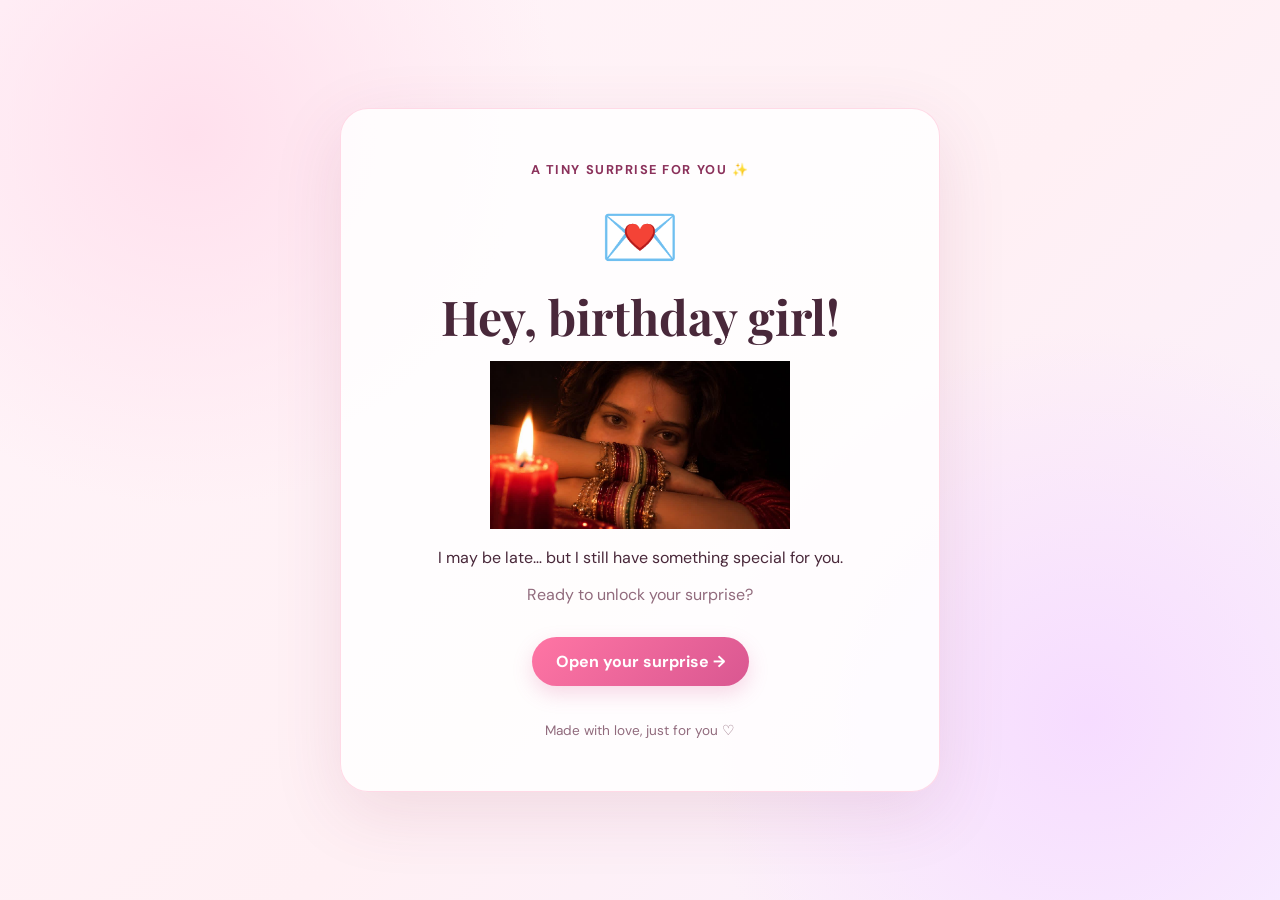
<file: index.html>
<!DOCTYPE html>
<html lang="en">
<head>
  <meta charset="UTF-8">
  <meta name="viewport" content="width=device-width, initial-scale=1.0">
  <title>A Little Surprise 💌</title>
  <link rel="stylesheet" href="style.css">
</head>
<body>
  <main class="card">
    <div class="eyebrow">A tiny surprise for you ✨</div>
    <div class="big-emoji float">💌</div>
    <h1>Hey, birthday girl!</h1>
    <img src="./image1.jpeg" alt="Our photo" style="width:100%; max-width:300px; height:auto;">
    <p>I may be late… but I still have something special for you.</p>
    <p class="soft">Ready to unlock your surprise?</p>
    <a class="btn" href="game.html">Open your surprise →</a>
    <div class="tiny">Made with love, just for you ♡</div>
  </main>
  <script src="script.js"></script>
</body>
</html>
</file>
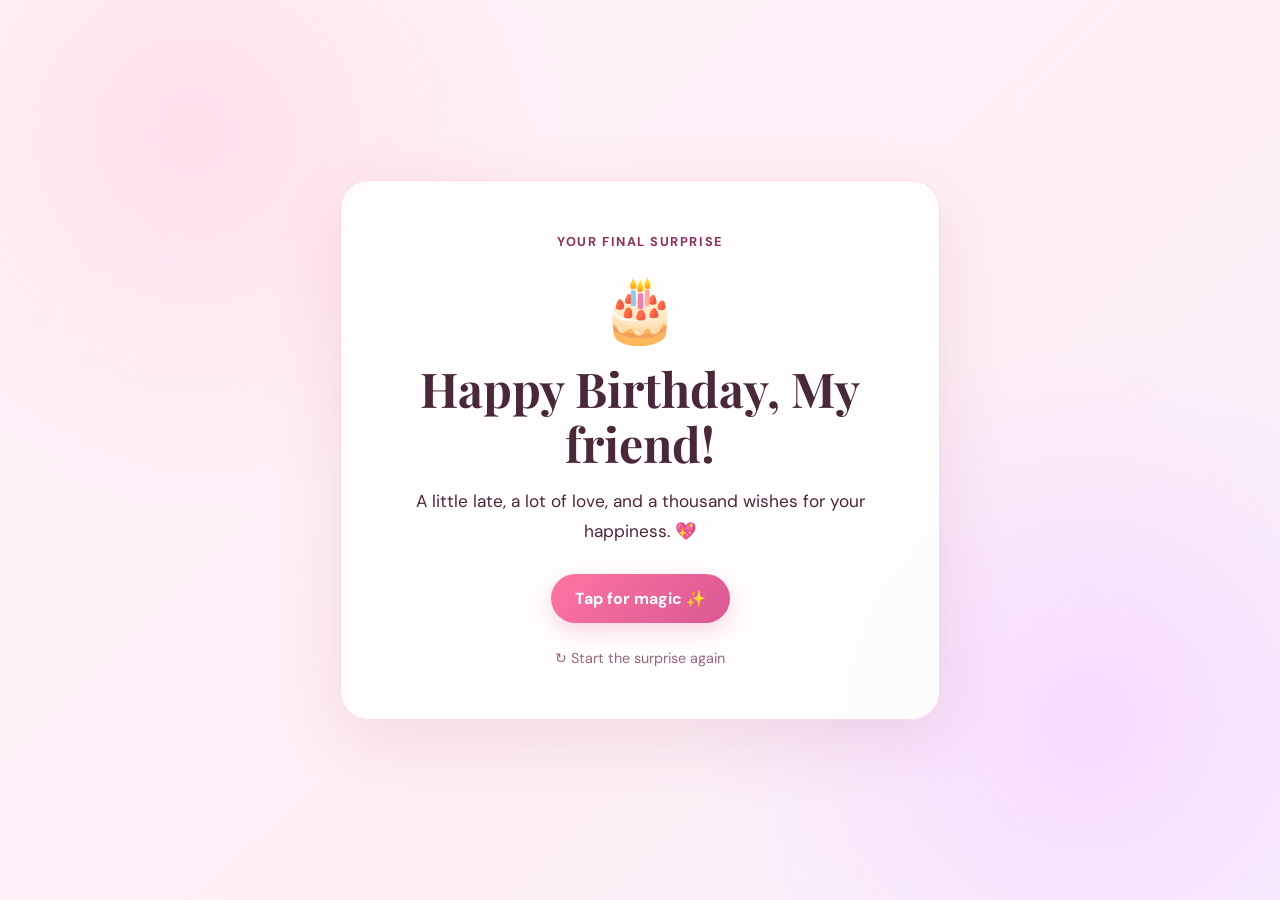
<file: final.html>
<!DOCTYPE html>
<html lang="en">
<head>
  <meta charset="UTF-8">
  <meta name="viewport" content="width=device-width, initial-scale=1.0">
  <title>Happy Birthday, friend 🎂</title>
  <link rel="stylesheet" href="style.css">
</head>
<body>
  <main class="card final-card">
    <div class="eyebrow">Your final surprise</div>
    <div class="big-emoji cake">🎂</div>
    <h1>Happy Birthday, My friend!</h1>
    <p class="final-message">A little late, a lot of love, and a thousand wishes for your happiness. 💖</p>
    <button class="btn" id="confettiBtn">Tap for magic ✨</button>
    <div id="magic" class="magic-message hidden">You are my favourite kind of forever. 🦋❤️</div>
    <a class="text-link" href="index.html">↻ Start the surprise again</a>
  </main>
  <div id="confetti" aria-hidden="true"></div>
  <script src="script.js"></script>
</body>
</html>
</file>
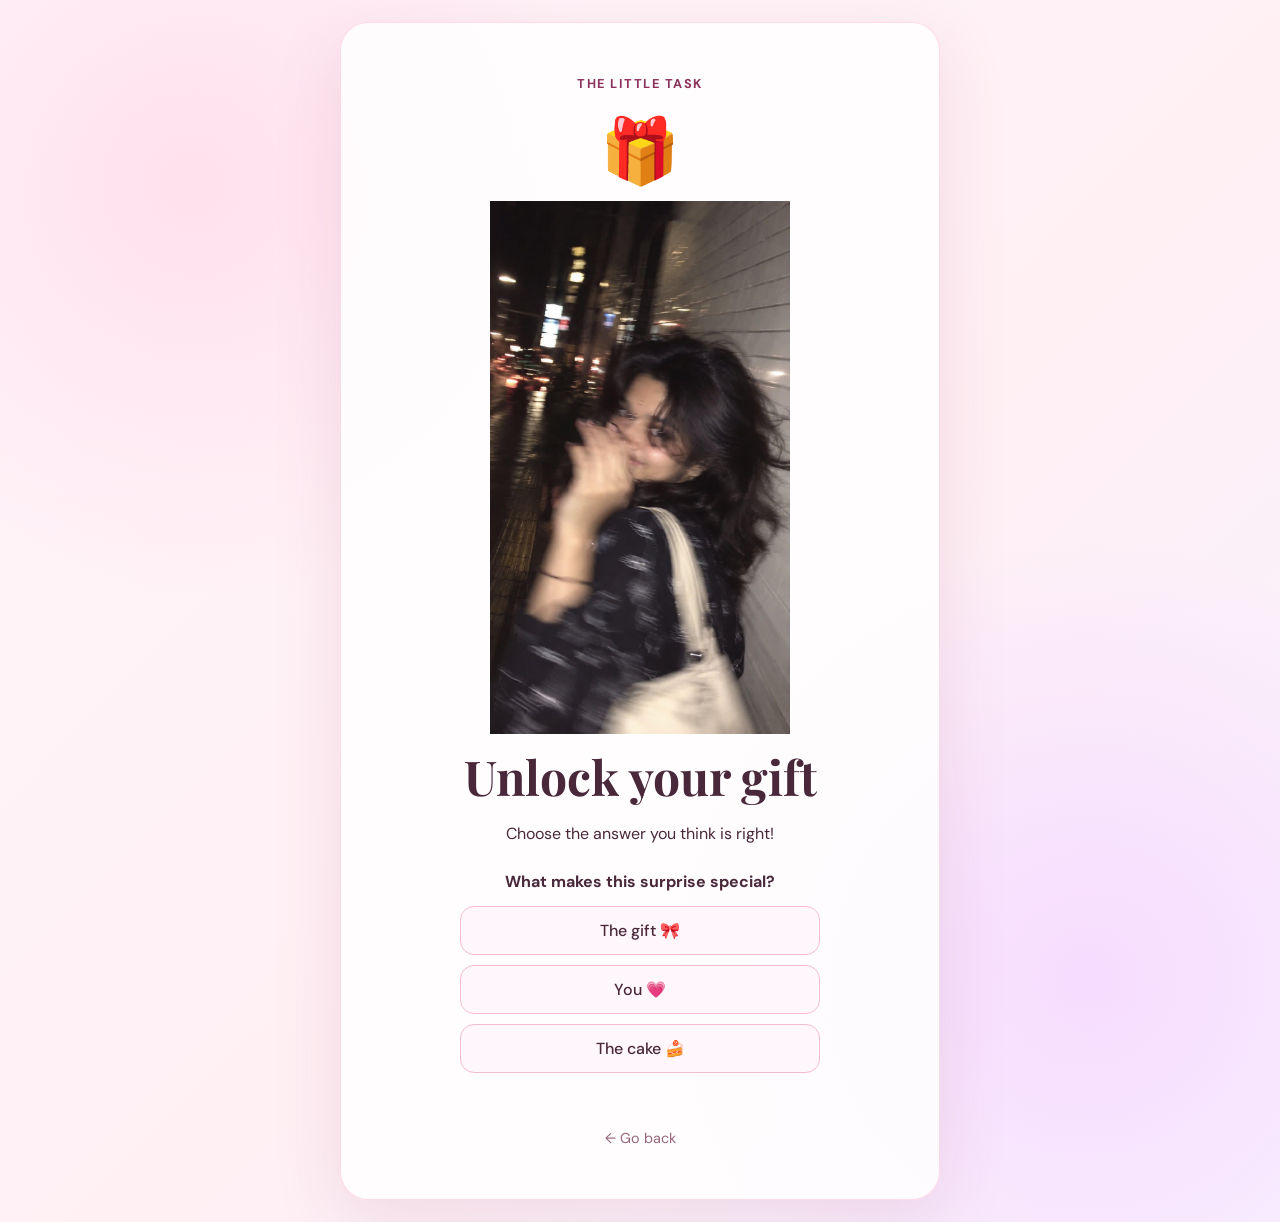
<file: game.html>
<!DOCTYPE html>
<html lang="en">
<head>
  <meta charset="UTF-8">
  <meta name="viewport" content="width=device-width, initial-scale=1.0">
  <title>Unlock the Surprise 💝</title>
  <link rel="stylesheet" href="style.css">
</head>
<body>
  <main class="card">
    <div class="eyebrow">The little task</div>
    <div class="big-emoji">🎁</div>
    <img src="./image3.jpeg" alt="Our photo" style="width:100%; max-width:300px; height:auto;">
    <h1>Unlock your gift</h1>
    <p>Choose the answer you think is right!</p>
    <div class="question">What makes this surprise special?</div>
    <div class="choices">
      <button class="choice" data-answer="no">The gift 🎀</button>
      <button class="choice" data-answer="yes">You 💗</button>
      <button class="choice" data-answer="no">The cake 🍰</button>
    </div>
    <p id="feedback" class="feedback" aria-live="polite"></p>
    <a id="next" class="btn hidden" href="letter.html">You unlocked it! →</a>
    <a class="text-link" href="index.html">← Go back</a>
  </main>
  <script src="script.js"></script>
</body>
</html>
</file>
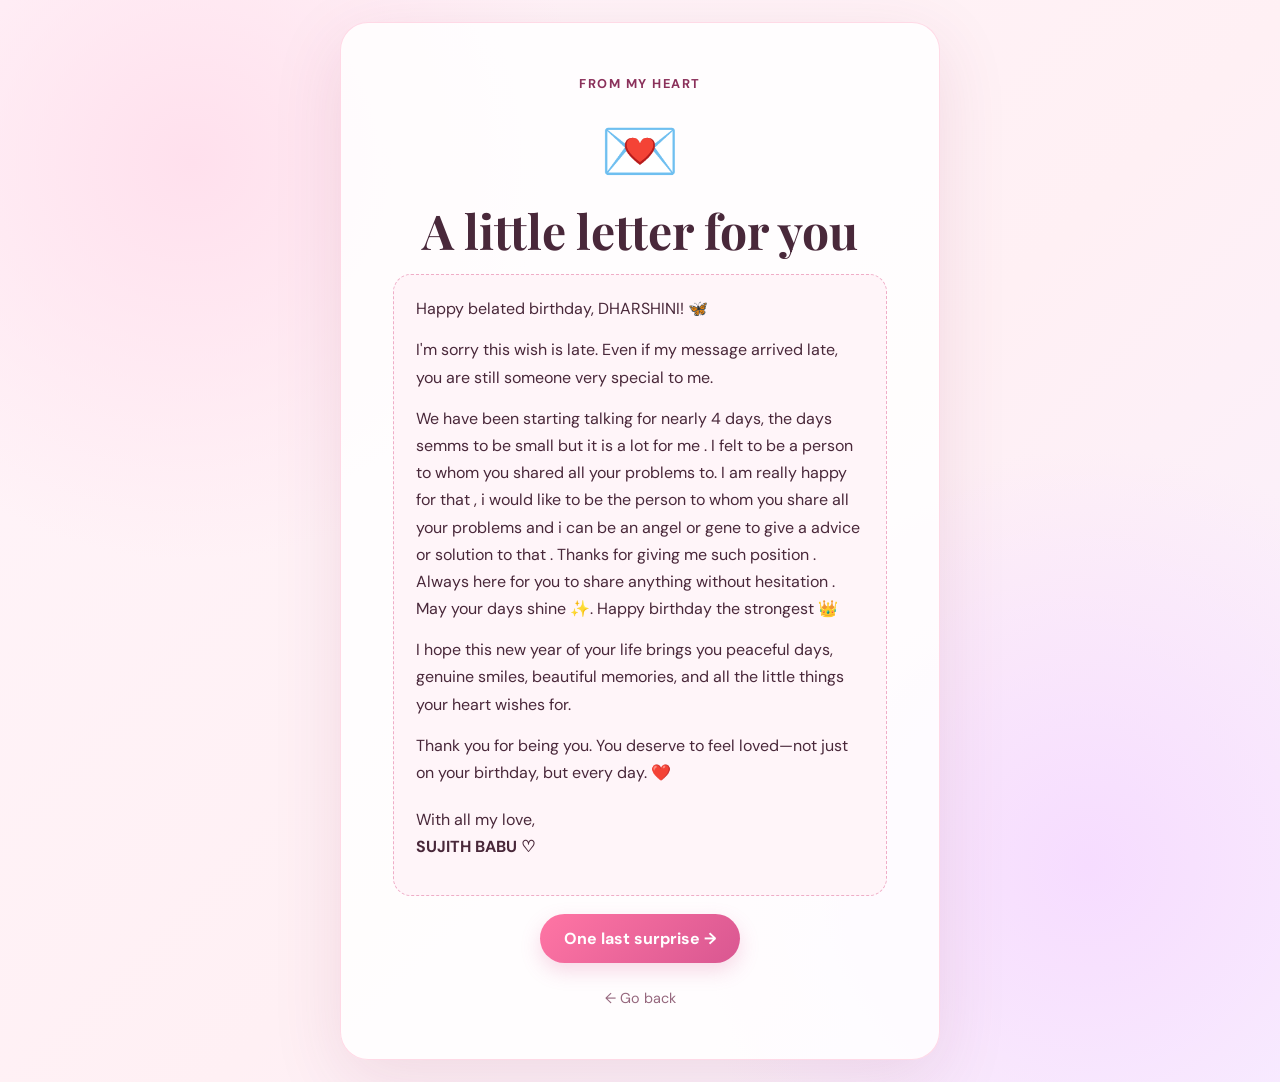
<file: letter.html>
<!DOCTYPE html>
<html lang="en">
<head>
  <meta charset="UTF-8">
  <meta name="viewport" content="width=device-width, initial-scale=1.0">
  <title>A Letter for You 💗</title>
  <link rel="stylesheet" href="style.css">
</head>
<body>
  <main class="card letter-card">
    <div class="eyebrow">From my heart</div>
    <div class="big-emoji">💌</div>
    <h1>A little letter for you</h1>
    <div class="letter">
      <p>Happy belated birthday, DHARSHINI! 🦋</p>
      <p>I'm sorry this wish is late. Even if my message arrived late, you are still someone very special to me.</p>
      <p> We have been starting talking for nearly 4 days, the days semms to be small but it is a lot for me . I felt to be a person to whom you shared all your problems to.
        I am really happy for that , i would like to be the person to whom you share all your problems and i can be an angel or gene to give a advice or solution to that .
        Thanks for giving me such position . Always here for you to share anything without hesitation . May your days shine ✨. Happy birthday the strongest 👑</p>
      <p>I hope this new year of your life brings you peaceful days, genuine smiles, beautiful memories, and all the little things your heart wishes for.</p>
      <p>Thank you for being you. You deserve to feel loved—not just on your birthday, but every day. ❤️</p>
      <p class="signature">With all my love,<br><strong>SUJITH BABU ♡</strong></p>
    </div>
    <a class="btn" href="final.html">One last surprise →</a>
    <a class="text-link" href="game.html">← Go back</a>
  </main>
  <script src="script.js"></script>
</body>
</html>
</file>
<file: style.css>
@import url('https://fonts.googleapis.com/css2?family=DM+Sans:wght@400;500;700&family=Playfair+Display:wght@600;700&display=swap');

:root {
  --pink: #ff6f9f;
  --deep: #8b315b;
  --ink: #49283a;
  --cream: #fff9fc;
}
* { box-sizing: border-box; }
body {
  margin: 0;
  min-height: 100vh;
  display: grid;
  place-items: center;
  padding: 22px;
  color: var(--ink);
  font-family: 'DM Sans', sans-serif;
  background:
    radial-gradient(circle at 15% 15%, #ffe0ed 0, transparent 28%),
    radial-gradient(circle at 85% 80%, #f6dcff 0, transparent 30%),
    linear-gradient(135deg, #fff5fa, #fff0f4 55%, #f8f0ff);
}
.card {
  width: min(100%, 600px);
  padding: clamp(26px, 6vw, 52px);
  text-align: center;
  background: rgba(255,255,255,.83);
  border: 1px solid rgba(255,111,159,.25);
  border-radius: 28px;
  box-shadow: 0 20px 70px rgba(139,49,91,.12);
  animation: appear .7s ease both;
}
.eyebrow { color: var(--deep); font-size: .8rem; letter-spacing: .12em; text-transform: uppercase; font-weight: 700; }
.big-emoji { font-size: 4rem; margin: 18px 0 8px; }
.float { animation: float 2.8s ease-in-out infinite; }
h1 { font: 700 clamp(2rem, 7vw, 3rem)/1.15 'Playfair Display', serif; margin: 10px 0 16px; }
p { line-height: 1.7; margin: 10px 0; }
.soft, .tiny { color: #916b7d; }
.tiny { margin-top: 28px; font-size: .85rem; }
.btn {
  display: inline-block;
  border: 0;
  border-radius: 999px;
  padding: 14px 24px;
  margin: 18px 5px 8px;
  color: white;
  background: linear-gradient(135deg, #ff75a4, #d95791);
  font: 700 1rem 'DM Sans', sans-serif;
  text-decoration: none;
  cursor: pointer;
  box-shadow: 0 8px 20px rgba(217,87,145,.22);
  transition: transform .2s, box-shadow .2s;
}
.btn:hover { transform: translateY(-2px); box-shadow: 0 12px 25px rgba(217,87,145,.3); }
.question { font-weight: 700; margin: 24px 0 14px; }
.choices { display: grid; gap: 10px; max-width: 360px; margin: 0 auto; }
.choice {
  padding: 13px 16px; border-radius: 14px; border: 1px solid #f2bdd1;
  background: #fff7fb; color: var(--ink); font: 500 1rem 'DM Sans', sans-serif; cursor: pointer;
}
.choice:hover { background: #ffe5ef; }
.feedback { min-height: 28px; color: var(--deep); font-weight: 700; }
.hidden { display: none !important; }
.text-link { display: block; color: #95677d; margin-top: 18px; font-size: .9rem; text-decoration: none; }
.text-link:hover { color: var(--deep); }
.letter { text-align: left; padding: 20px 22px; border-radius: 18px; background: #fff5f9; border: 1px dashed #efadc7; }
.letter p { margin: 0 0 14px; }
.signature { margin-top: 20px !important; }
.final-message { font-size: 1.08rem; }
.magic-message { margin-top: 20px; font: 600 1.3rem 'Playfair Display', serif; color: var(--deep); }
#confetti { position: fixed; inset: 0; overflow: hidden; pointer-events: none; }
.confetti-piece { position: absolute; top: -20px; font-size: 22px; animation: fall 3.2s linear forwards; }
@keyframes appear { from { opacity: 0; transform: translateY(12px) scale(.98); } to { opacity: 1; transform: translateY(0) scale(1); } }
@keyframes float { 0%,100% { transform: translateY(0) rotate(-3deg); } 50% { transform: translateY(-10px) rotate(3deg); } }
@keyframes fall { to { transform: translateY(110vh) rotate(500deg); opacity: .2; } }
@media (max-width: 420px) { .card { border-radius: 22px; } .big-emoji { font-size: 3.2rem; } }
@media (prefers-reduced-motion: reduce) { *, *::before, *::after { animation-duration: .01ms !important; transition-duration: .01ms !important; } }
</file>
